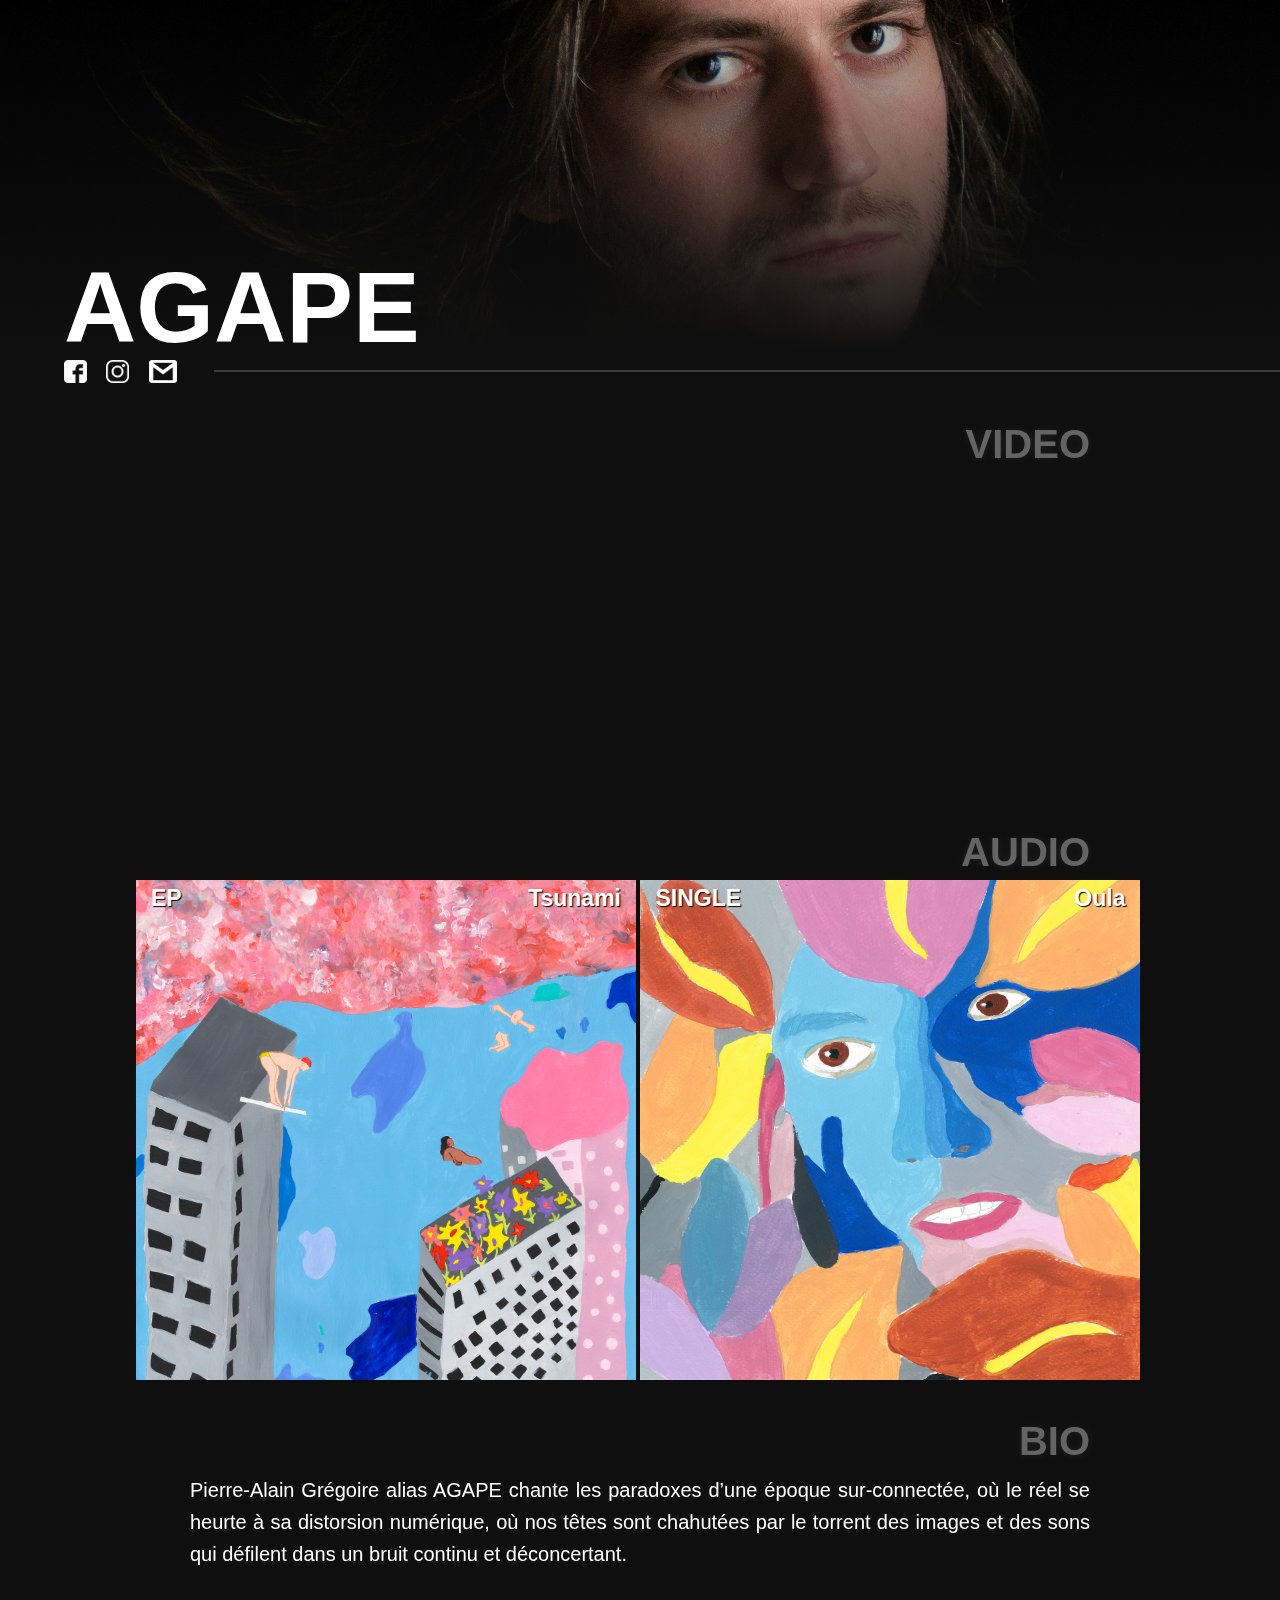
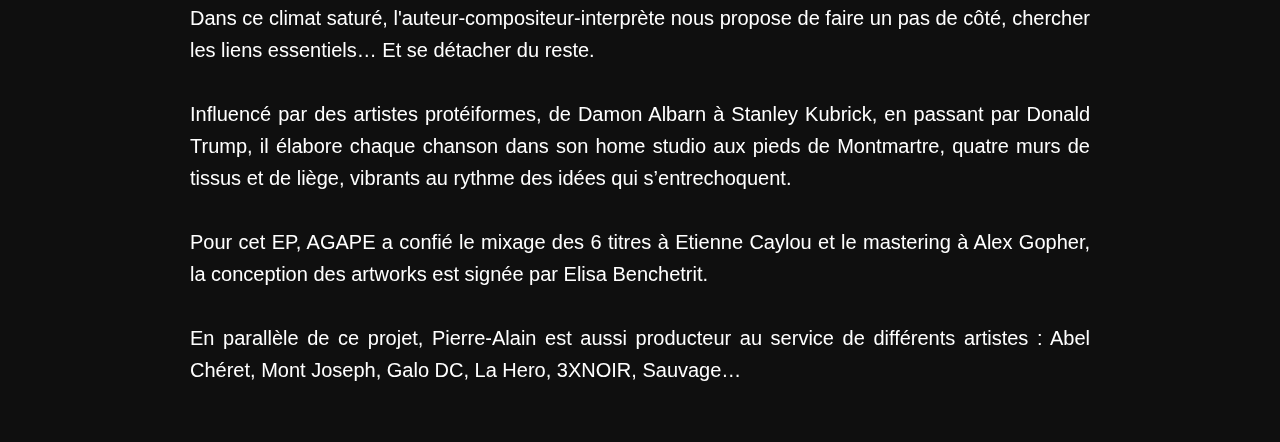
<file: index.html>
<!DOCTYPE html>
<html lang="fr">
<head>
    <meta charset="UTF-8">
    <meta name="viewport" content="width=device-width, initial-scale=1.0">
    <title>AGAPE</title>
    <link rel="stylesheet" href="style.css">
</head>
<body>
    <div class="cover">
        <h1>AGAPE</h1>
        <div class="rezo">
            <div class="rezo-box">
                <a href="https://facebook.com/agapesoundsystem" target="blank" > <img src="fbw30.png"> </a>
            </div>
            <div class="rezo-box">
                <a href="https://instagram.com/agapesoundsystem" target="blank"> <img src="instaw30.png"> </a>    
            </div>
            <div class="rezo-box">
                <a href="mailto:agapesoundsystem@gmail.com">  <img src="mailw30.png" style="width: auto;"> </a>    
            </div>
            <div class="underline"></div>
        </div>                 
    </div>
    <div class="content">
        <div class="object">
            <h2>VIDEO</h2>
            <div class="categorie">
                <div class="object-box">
                    <iframe                    
                        src="https://www.youtube.com/embed/z3Dyf63a6hY" 
                        frameborder="0" 
                        allow="accelerometer; autoplay; clipboard-write; encrypted-media; gyroscope; picture-in-picture" 
                        allowfullscreen>
                    </iframe>
                </div>
                <div class="object-box">
                    <iframe
                        style="margin-top: 0;"
                        src="https://www.youtube.com/embed/3ZiUvEuxThM" 
                        frameborder="0" 
                        allow="accelerometer; autoplay; clipboard-write; encrypted-media; gyroscope; picture-in-picture" 
                        allowfullscreen>
                    </iframe>
                </div>
            </div>
        </div>        
        <div class="object">
            <h2 style="margin-top: 10px;">AUDIO</h2>
                <div class="categorie">
                    <div class="object-box">           
                        <a href="https://lnk.to/agapePDVfa" target="blank"> 
                            <div class="EPx">
                                <div class="obj-info">
                                    <i style="font-style: normal; font-weight: bolder;">EP</i><b>Tsunami</b>
                                </div>
                            </div> 
                        </a>                                                                            
                    </div>
                    <div class="object-box">                          
                        <a href="https://lnk.to/AgapeOulaFA" target="blank">
                            <div class="SINGLEx">
                                <div class="obj-info">
                                    <i style="font-style: normal; font-weight: bolder;">SINGLE</i><b>Oula</b>
                                </div> 
                            </div>
                        </a>                  
                    </div>
                </div>
            <div class="object bio">
                <h2 style="margin-top: 25px;">BIO</h2>
                <p>Pierre-Alain Grégoire alias AGAPE chante les paradoxes d’une époque sur-connectée, où le réel se heurte à sa distorsion numérique, où nos têtes sont chahutées par le torrent des images et des sons qui défilent dans un bruit continu et déconcertant. <br><br>
                    Dans ce climat saturé, l'auteur-compositeur-interprète nous propose de faire un pas de côté, chercher les liens essentiels… Et se détacher du reste.<br><br>
                    Influencé par des artistes protéiformes, de Damon Albarn à Stanley Kubrick, en passant par Donald Trump, il élabore chaque chanson dans son home studio aux pieds de Montmartre, quatre murs de tissus et de liège, vibrants au rythme des idées qui s’entrechoquent.<br><br>
                    Pour cet EP, AGAPE a confié le mixage des 6 titres à Etienne Caylou et le mastering à Alex Gopher, la conception des artworks est signée par Elisa Benchetrit.<br><br>                
                    En parallèle de ce projet, Pierre-Alain est aussi producteur au service de différents artistes : Abel Chéret, Mont Joseph, Galo DC, La Hero, 3XNOIR, Sauvage…
                    </p>
            </div>
            <br><br>
        </div>
    </div>
</body>
</html>
</file>
<file: style.css>
:root {
    --colorback: rgba(15, 15, 15, 1)
}

body {
    margin: 0;
    background-color: var(--colorback);
    font-family: Helvetica;
}

.content {
    padding-top: 50px;
    background-color: var(--colorback);    
}

div.cover:before {
    content: "";
    display: block;
    position: fixed;
    left: 0;
    top: 0;
    width: 100%;
    height: 350px;
    z-index: -10;
    background:linear-gradient(to top, var(--colorback), rgba(15, 15, 15, 0)) no-repeat bottom/100% 75%, 
               url(agapetoile2-credit_aurelie.jpg) no-repeat center center;
    -webkit-background-size: cover;
    -moz-background-size: cover;
    -o-background-size: cover;
    background-size: cover;
}

h1 {      
    font-size: 100px;
    color: white;
    text-align: start;
    margin: 0;
    margin-left: 5%;
    margin-right: 0;
    padding-top: 250px;
}

div.rezo {
    margin-left: 5%;
}

div.rezo-box {
    margin-right: 15px;
    display: inline-block;
}

div.rezo img {
    margin-top: -5px;
    height: 23px; 
    width: 23px;
    display: block;
}

div.rezo img:hover {
    opacity: 0.5;
}

.EPx:hover, .SINGLEx:hover {
    opacity: 1;
    
}

div.underline {           
    border: 1px solid rgb(59, 59, 59);
    margin-left: 150px;    
    margin-top: -17px;    
}

div.object {
   display: block;
   max-width: 800px;
   margin-left: auto;
   margin-right: auto;
}

div.object h2 {
    margin-top: 0;  
    margin-bottom: 0px;  
    text-align: end;       
    color: rgb(100, 100, 100);
    font-size: 35px;
    text-shadow: 0 0 10px rgba(255, 255, 255, 0.08);
    padding-left: 2%;
    padding-right: 2%;
}

div.obj-info {
    color: rgb(255, 255, 255);
    margin-bottom: -5px;
    display: block;
    font-size: 23px;
    padding-left: 3%;
    padding-right: 3%;
    text-shadow: 1px 1px 1px rgb(0, 0, 0);
}

div.obj-info i {
    float: left;
    margin-top: 5px;    
}

div.obj-info b {
    text-align: end;
    float: right;
    font-size: 23px;
    margin-top: 5px;
}

.object-box img {
    max-height: 350px;
    width: 100%;    
    margin-bottom: 0px;
}

div.object-box iframe {      
   margin-top: 10px;
   margin-bottom: 10px; 
   width: 100%;
   height: 350px;  
}

.object-box {
    overflow: hidden;
}

.object-box * {  
    transition: transform .5s ease;
}

.object-box:hover * {
    -ms-transform: scale(1.02); /* IE 9 */
    -webkit-transform: scale(1.02); /* Safari 3-8 */
    transform: scale(1.02); 
}

.obj-info:hover {
    -ms-transform: scale(1); /* IE 9 */
    -webkit-transform: scale(1); /* Safari 3-8 */
    transform: scale(1);
}


.EPx {
    margin: 10px 0;
    width: 100%;
    height: 350px;
    background: url("EP2cover1500.jpg");
    background-position: center; 
    background-repeat: no-repeat;  
    background-size: cover;
}

.SINGLEx {
    margin: 20px 0;
    width: 100%;
    height: 350px;    
    background:url("OULAcover1500.jpg");  
    background-position: center;
    background-repeat: no-repeat;
    background-size: cover;
}

/*.EP2x {
    /* The image used 
    background: url("EP2cover1500.jpg");
    margin: 10px 0;
    /* Set a specific height 
    height: 315px;
    width: 100%;   
    /* Create the parallax scrolling effect     
    background-attachment: fixed;
    background-position: center;
    background-repeat: no-repeat;
    background-size: auto;
    
}

.EP1x {
    /* The image used 
    background: url("EP1cover1500.jpg");
    margin: 20px 0;
    /* Set a specific height 
    height: 315px;
    width: 100%;   
    /* Create the parallax scrolling effect 
    background-attachment: fixed; /*fixed
    background-position: center;
    background-repeat: no-repeat;
    background-size: auto;
        /*1500px
}*/

/* BIO */

div.object p {
    font-size: 14px;
    margin-top: 10px;
    color: white;
    text-align: justify;
    line-height: 1.6;
    font-weight: 100;
}

.bio * {
    padding-left: 2%;
    padding-right: 2%;
}


@media only screen and (max-width: 380px) {

    h1 {
        font-size: 60px;
    }

    div.rezo img {
        height: 19px; 
        width: 19px;
    }

    div.object h2 {     
        font-size: 25px;
    }

    .EPx {
        background: url(EP2cover1500.jpg) no-repeat center center;
        width: 100%;
        height: 250px;
        background-attachment: initial; /*fixed*/
        background-position: center;
        background-repeat: no-repeat;
        background-size: cover;
    }

    .SINGLEx {
        /* The image used */
        background: url("OULAcover1500.jpg");
        margin: 20px 0;
        /* Set a specific height */
        height: 250px;
        width: 100%;   
        /* Create the parallax scrolling effect */
        /*background-attachment: fixed;*/
        background-attachment: initial;
        background-position: center;
        background-repeat: no-repeat;
        background-size: cover;
        
        /*background-size: 900px;*/
    }

    div.object-box iframe {
        height: 250px;
    }

    div.obj-info {
        font-size: 15px;       
    }
        
    div.obj-info b {
        font-size: 15px;
    }
}

@media only screen and (min-width: 1250px) {

    div.object-box iframe {
        margin-bottom: 20px;
    }

    div.object {  
        max-width: 1050px;           
        display: block;                      
    } 
    
    .categorie {
        display: inline-block;
        margin-left: 2%;
        margin-right: 2%;        
    }

    div.object-box {        
        display: inline-block;
        margin-top: 0;
        margin-bottom: 0;               
    }

    /*div.object-box:first-child * {
        margin-left: 500px; 
    }*/

    div.object-box img {    
        width: 500px;
        display: inline-block;
        max-height: 500px;       
    }

    div.object h2 {
        max-width: 900px;
        margin-left: auto;
        margin-right: auto;
        margin-top: 0;  
        margin-bottom: 0;  
        text-align: end;
        font-size: 40px;
    }

    .bio * {      
        max-width: 900px;
        margin-left: auto;
        margin-right: auto;
    }

    div.object p {
        font-size: 20px;
    }

    div.bio h2 {
        margin-left: auto;
        margin-right: auto;
    }

    div.object-box iframe {
        width: 500px;
        height: 315px;        
    }

    .EPx {
        /* The image used */
        /*background: url("EP2cover1500.jpg");*/
        /* Set a specific height */
        height: 500px;   
        width: 500px;
        /* Create the parallax scrolling effect */
        background-attachment: scroll;
        background-position: center;
        background-repeat: no-repeat;
        background-size: contain;            
      }

    .SINGLEx {
        /* The image used */
        margin: 10px 0;
        /* Set a specific height */
        height: 500px;
        width: 500px;   
        /* Create the parallax scrolling effect */
        background-attachment: scroll;
        background-position: center;
        background-repeat: no-repeat;
        background-size: contain;
    }   
}
</file>
